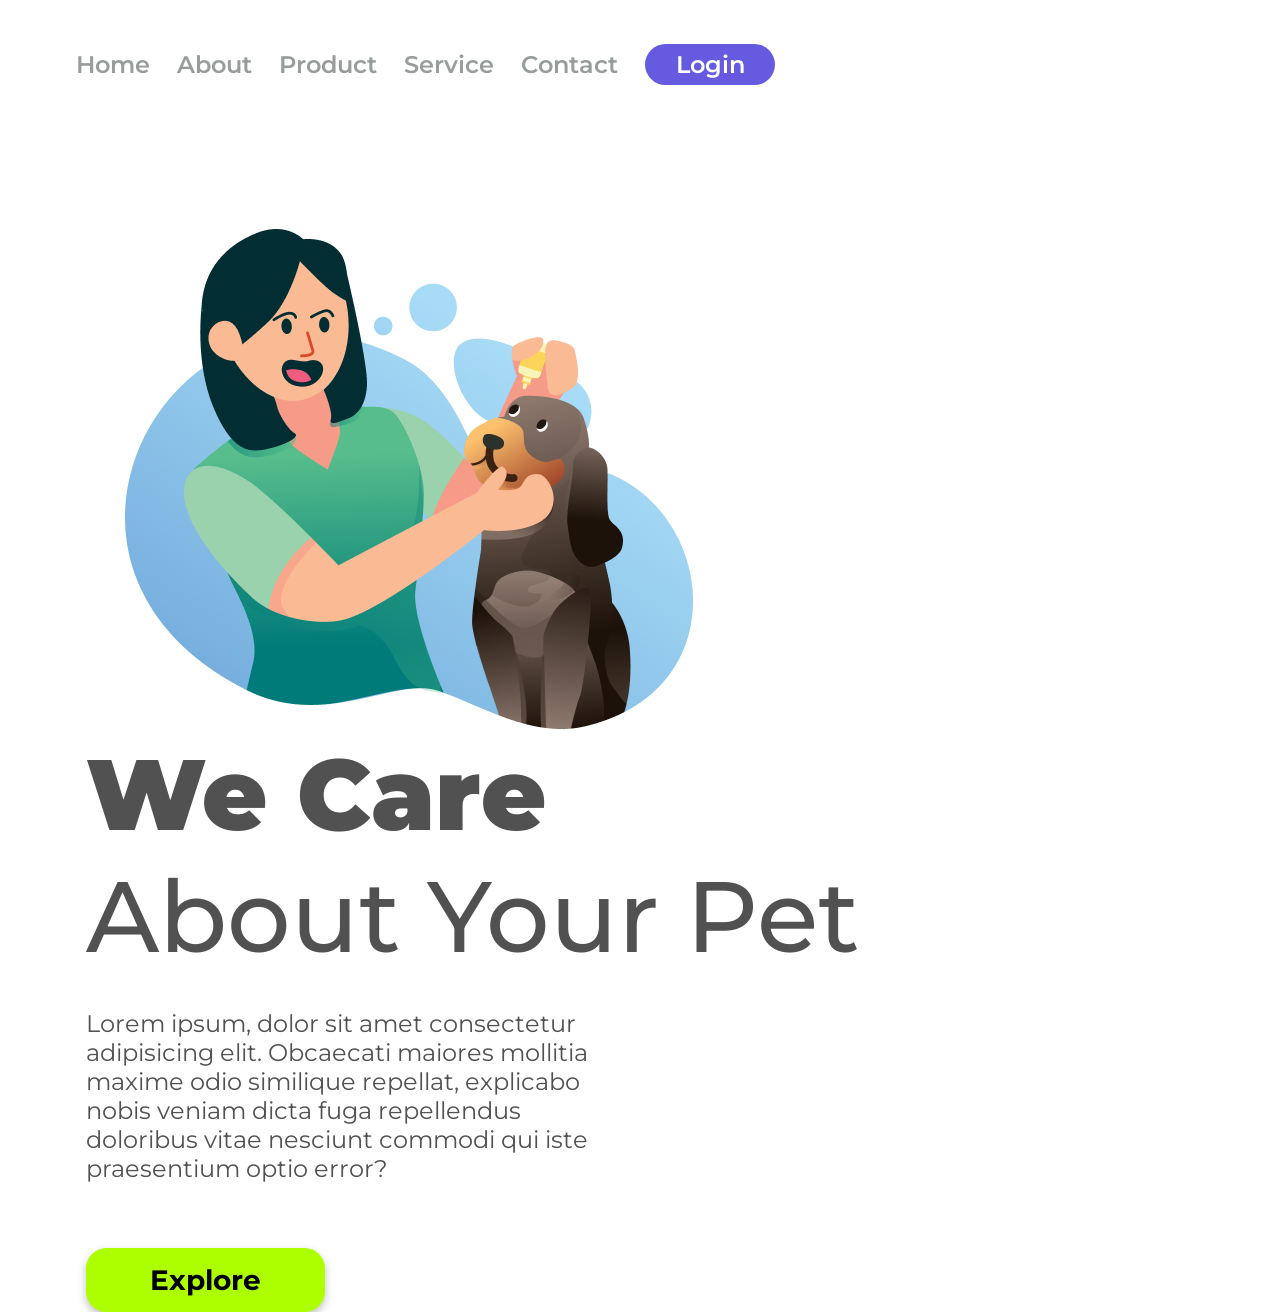
<file: index.html>
<!DOCTYPE html>
<html lang="pt-BR">

<head>
    <meta charset="UTF-8">
    <meta name="viewport" content="width=device-width, initial-scale=1.0">
    <title>We Care</title>
    <link rel="stylesheet" href="style.css">
    <link rel="preconnect" href="https://fonts.googleapis.com">
    <link rel="preconnect" href="https://fonts.gstatic.com" crossorigin>
    <link href="https://fonts.googleapis.com/css2?family=Montserrat:ital,wght@0,100..900;1,100..900&display=swap"
        rel="stylesheet">
</head>

<body>
    <header>
        <a class="link-header">Home</a>
        <a class="link-header">About</a>
        <a class="link-header">Product</a>
        <a class="link-header">Service</a>
        <a class="link-header">Contact</a>
        <button class="button-header">Login</button>
    </header>
    <main>
        <img src="img/Background 2.png" alt="we-care-logo" class="logo-image">

        <div>
            <h1>We Care</h1>
            <h2>About Your Pet</h2>
            <p>Lorem ipsum, dolor sit amet consectetur adipisicing elit. Obcaecati maiores mollitia maxime odio
                similique
                repellat, explicabo nobis veniam dicta fuga repellendus doloribus vitae nesciunt commodi qui iste
                praesentium
                optio error?
            </p>
            <button class="button-main">Explore</button>
        </div>
    </main>
</body>

</html>
</file>
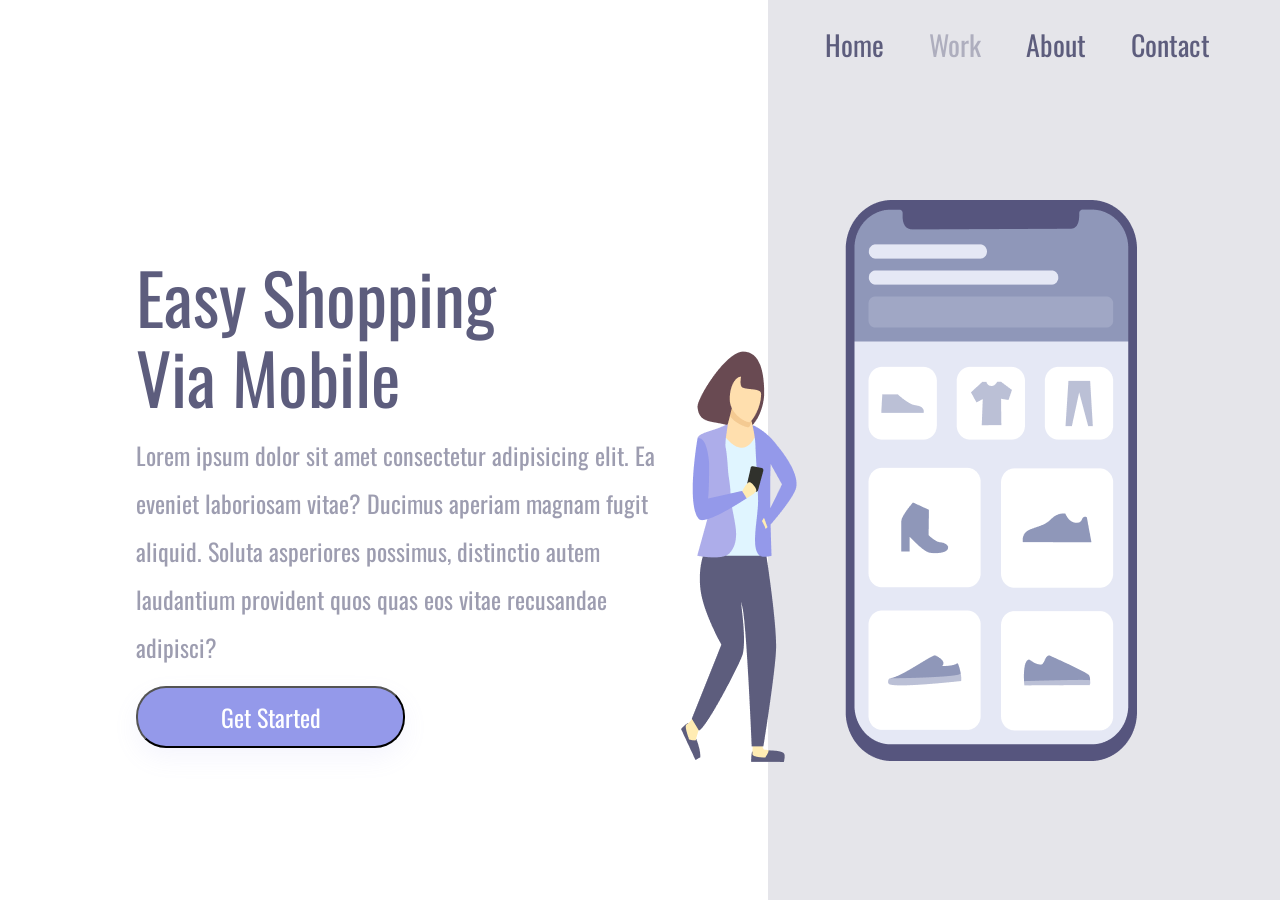
<file: Easy Shopping/index.html>
<!DOCTYPE html>
<html lang="en">

<head>
    <meta charset="UTF-8">
    <meta name="viewport" content="width=device-width, initial-scale=1.0">
    <title>Easy Shopping</title>
    <link rel="stylesheet" href="style.css">
    <link rel="preconnect" href="https://fonts.googleapis.com">
    <link rel="preconnect" href="https://fonts.gstatic.com" crossorigin>
    <link href="https://fonts.googleapis.com/css2?family=Oswald:wght@200..700&display=swap" rel="stylesheet">
</head>

<body>
    <div class="wrapper">
        <section class="container-left">
            <h1>Easy Shopping Via Mobile</h1>
            <p>Lorem ipsum dolor sit amet consectetur adipisicing elit. Ea eveniet laboriosam vitae? Ducimus aperiam
                magnam fugit aliquid. Soluta asperiores possimus, distinctio autem laudantium provident quos quas
                eos vitae recusandae adipisci?</p>
            <button>Get Started</button>
        </section>
        <section class="container-right">
            <header>
                <a>Home</a>
                <a>Work</a>
                <a>About</a>
                <a>Contact</a>
            </header>
            <img src="Illustration-3-3.png" alt="image">
        </section>
    </div>
</body>

</html>
</file>
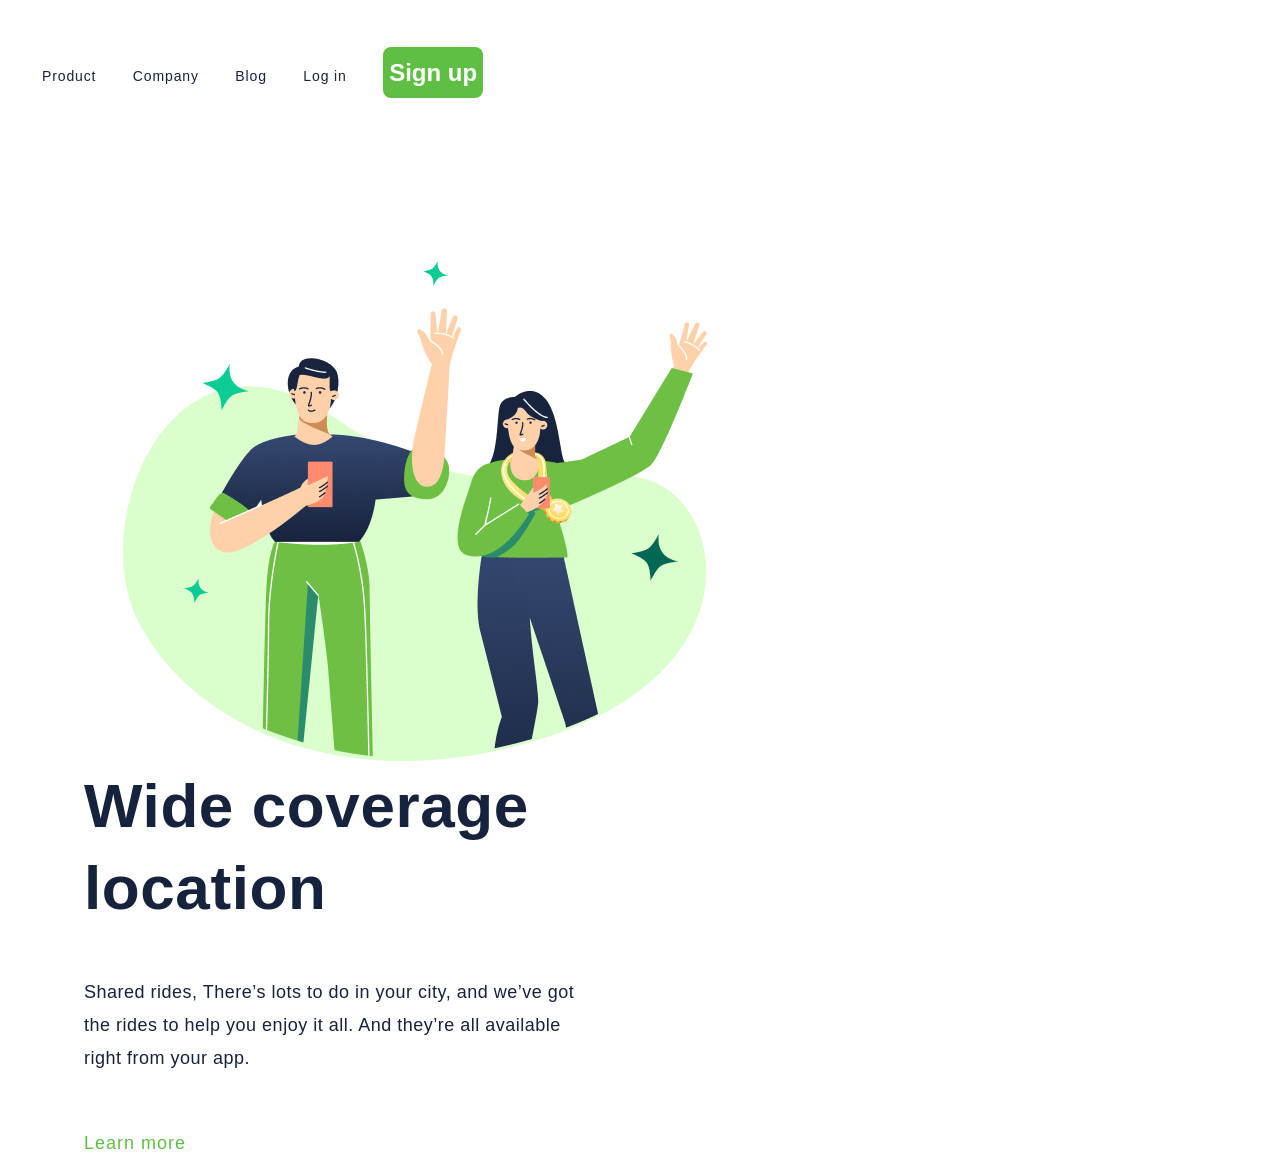
<file: Wide coverage/index.html>
<!DOCTYPE html>
<html lang="pt-BR">

<head>
    <meta charset="UTF-8">
    <meta name="viewport" content="width=device-width, initial-scale=1.0">
    <title>Wide Coverage</title>
    <link rel="stylesheet" href="style.css">
    <link href="https://fonts.googleapis.com/css2?family=Montserrat:ital,wght@0,100..900;1,100..900&display=swap"
        rel="stylesheet">
</head>

<body>
    <header>
        <a class="link-header">Product</a>
        <a class="link-header">Company</a>
        <a class="link-header">Blog</a>
        <a class="link-header">Log in</a>
        <button class="button-header">Sign up</button>
    </header>

    <main>
        <img src="img/logo.png" alt="wide-coverage-image" class="logo-image">
        <div>
            <h1>Wide coverage location</h1>
            <p>Shared rides, There’s lots to do in your city, and we’ve got the rides to help you enjoy it all. And
                they’re all available right from your app.</p>
            <button class="button-main">Learn more</button>
        </div>

    </main>
</body>

</html>
</file>
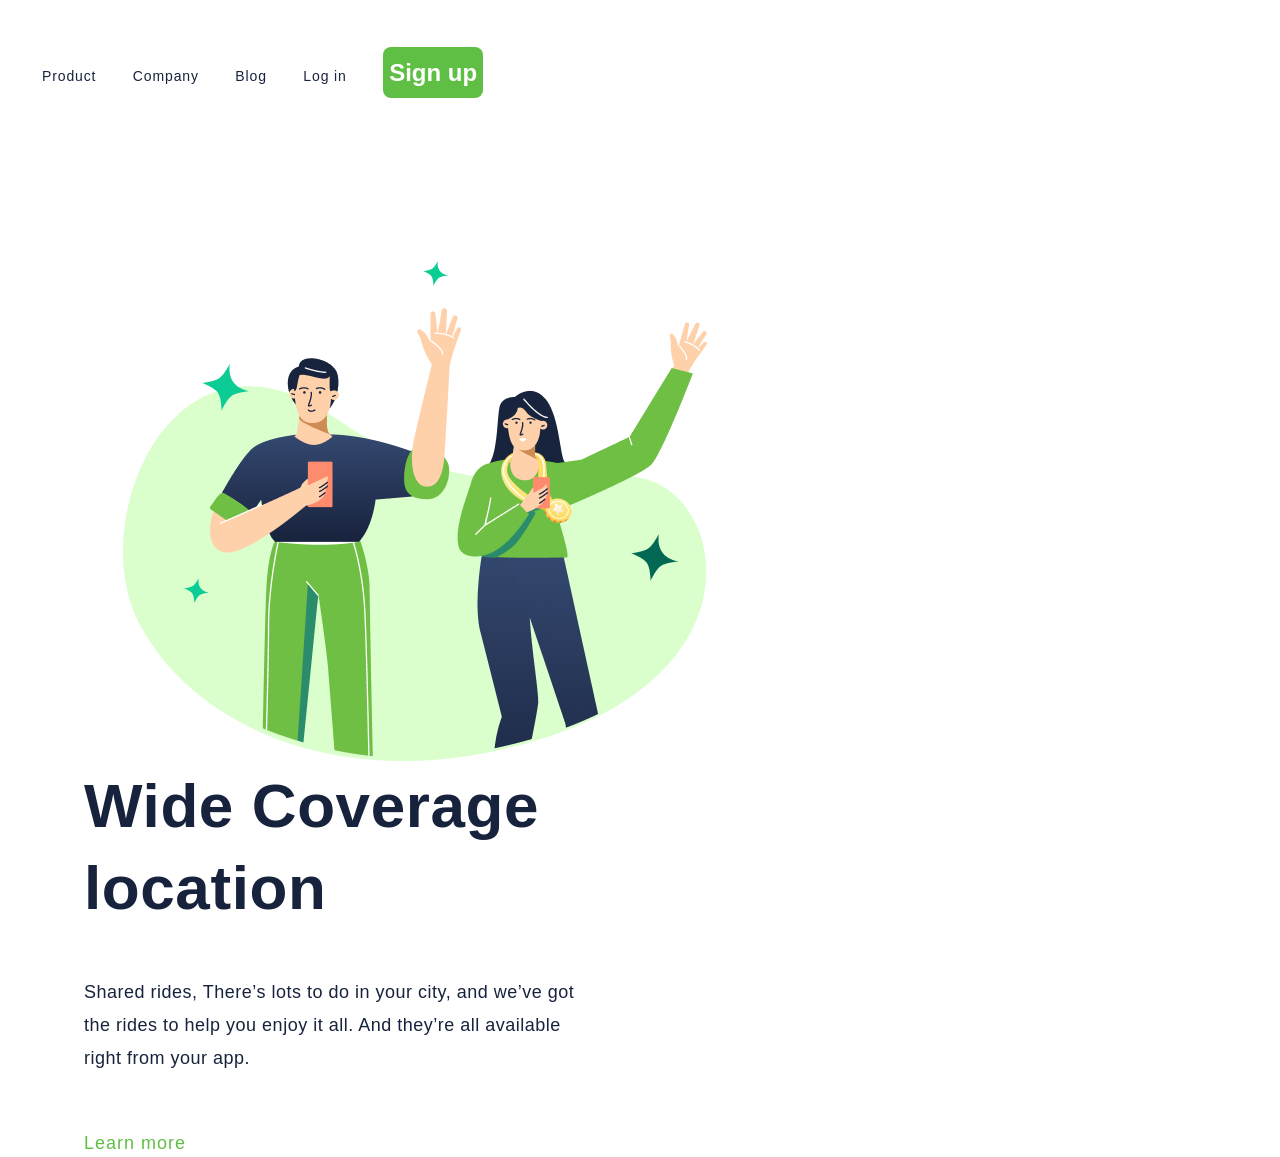
<file: Wide coverage/img/index.html>
<!DOCTYPE html>
<html lang="pt-BR">

<head>
    <meta charset="UTF-8">
    <meta name="viewport" content="width=device-width, initial-scale=1.0">
    <title>Wide Coverage</title>
    <link rel="stylesheet" href="style.css">
    <link href="https://fonts.googleapis.com/css2?family=Montserrat:ital,wght@0,100..900;1,100..900&display=swap"
        rel="stylesheet">
</head>

<body>
    <header>
        <a class="link-header">Product</a>
        <a class="link-header">Company</a>
        <a class="link-header">Blog</a>
        <a class="link-header">Log in</a>
        <button class="button-header">Sign up</button>
    </header>

    <main>
        <img src="/Wide coverage/img/logo.png" alt="wide-coverage-image" class="logo-image">
        <div>
            <h1>Wide Coverage location</h1>
            <p>Shared rides, There’s lots to do in your city, and we’ve got the rides to help you enjoy it all. And
                they’re all available right from your app.</p>
            <button class="button-main">Learn more</button>
        </div>

    </main>
</body>

</html>
</file>
<file: style.css>
* {
    margin: 0;
    padding: 0;
    box-sizing: border-box;
    font-family: 'Montserrat', sans-serif;
}

header {
    margin: 44px 0 144px 76px;
}

.link-header {
    font-weight: 600;
    font-size: 24px;
    line-height: 29px;
    color: #989d9c;
    cursor: pointer;
    margin-right: 23px;
}

.button-header {
    background: #665ae1;
    border-radius: 20.5px;
    width: 130px;
    height: 41px;
    border: none;
    font-weight: 600;
    font-size: 24px;
    line-height: 29px;
    color: white;
    cursor: pointer;
}

.logo-image {
    width: 568px;
    height: 500px;
    margin-left: 125px;
    display: inline-block;
}

div {
    display: inline-block;
    margin-left: 86px;
}

h1 {
    font-weight: 900;
    font-size: 100px;
    line-height: 122px;
    color: #515151;
}

h2 {
    font-weight: 500;
    font-size: 100px;
    line-height: 122px;
    color: #515151;
}

p {
    font-weight: 400;
    font-size: 24px;
    line-height: 29px;
    color: #515151;
    width: 515px;
    margin-top: 32px;
    margin-bottom: 65px;
}

.button-main {
    background: #ADFF00;
    border-radius: 20.5px;
    width: 239px;
    height: 64px;
    border: none;
    cursor: pointer;
    filter: drop-shadow(0px 4px 4px rgba(0, 0, 0, 0.25));
    font-weight: 700;
    font-size: 28px;
    line-height: 34px;
    color: #000000;
}

@media screen and (max-width: 768px) {

    header {
        margin: 20px 0 80px 20px;
    }

    .link-header {
        display: none;
    }

    .button-header {
        width: 100px;
        height: 30px;
        font-size: 18px;
        line-height: 22px;
        margin-left: 65vw;
    }

    .logo-image {
        width: 300px;
        height: auto;
        margin-left: 20px;
    }

    h1 {
        font-size: 50px;
        line-height: 60px;
    }

    h2 {
        font-size: 50px;
        line-height: 60px;
    }

    p {
        font-size: 18px;
        line-height: 22px;
        width: auto;
        margin-top: 20px;
        margin-bottom: 40px;
    }

    .button-main {
        width: 200px;
        height: 50px;
        font-size: 24px;
        line-height: 30px;
    }
}
</file>
<file: Easy Shopping/style.css>
* {
    margin: 0;
    padding: 0;
    box-sizing: border-box;
    font-family: 'Oswald', sans-serif;
    font-weight: 400;
}

.wrapper {
    height: 100vh;
    width: 100vw;
}

.container-left {
    display: inline-block;
    width: 60%;
    margin-top: 20%;
    padding-left: 136px;
}

.container-right {
    display: inline-block;
    background-color: rgba(93,93,125,0.16);
    height: 100vh;
    width: 40%;
    position: absolute;
}

img {
    position: relative;
    top: 15%;
    right: 17%;
}

h1 {
    font-weight: 400;
    width: 368px;
    font-size: 70px;
    line-height: 80px;
    color: #5D5D7D;
}

p {
    font-weight: 400;
    width: 540px;
    font-size: 24px;
    line-height: 48px;
    color: #5D5D7D;
    opacity: 0.6;
    margin: 15px 0;
}

button {
    width: 269px;
    height: 62px;
    background: #9499EA;
    box-shadow: 0px 10px 24px rgba(148,153,234,0.09799959);
    font-size: 24px;
    line-height: 36px;
    text-align: center;
    color: white;
    border-radius: 30px;
    cursor: pointer;
}

button:hover {
    opacity: 0.8;
}

button:active {
    opacity: 0.5;
}

a {
    font-size: 28px;
    line-height: 41px;
    color: #5D5D7D;
    margin-right: 41px;
    cursor: pointer;
}

a:nth-child(2) {
    opacity: 0.4;
}

a:hover {
    opacity: 0.4;
}

a:active {
    opacity: 0.8;
}

header {
    margin: 24px 0 0 57px;
}

@media screen and (max-width: 768px) {
    .container-left {
        width: 100%;
        height: 50%;
        padding: 0;
        margin: 0;
    }

    .container-right {
        display: block;
        height: auto;
        width: 100%;
        position: static;
        padding: 40px;
    }

    img {
        position: static;
        max-width: 90%;
    }

    header {
        display: none;
    }

    h1 {
        font-size: 36px;
        line-height: 52px;
        width: auto;
        margin: 58px 50px 0 50px;
        text-align: center;
    }

    p {
        margin: 15px 40px;
        width: auto;
        text-align: center;
        font-size: 14px;
        line-height: 24px;
    }

    button {
        display: block;
        margin: 0 auto
    }
}
</file>
<file: Wide coverage/style.css>
* {
    margin: 0;
    padding: 0;
    box-sizing: border-box;
    font-family: 'Poppins', sans-serif;
}

header {
    margin: 47px 0 0px 42px;
}

.link-header {
    font-weight: 400;
    font-size: 14px;
    line-height: 21px;
    text-align: center;
    color: #17233d;
    cursor: pointer;
    letter-spacing: 0.875px;
    margin-right: 32px;
}

.button-header {
    background: #5fbf44;
    border-radius: 8px;
    width: 100px;
    height: 51px;
    border: none;
    font-weight: 600;
    font-size: 24px;
    line-height: 29px;
    color: white;
    cursor: pointer;
}

img {
    margin: 163px 0 0 123px;
    display: inline-block;
}

div {
    display: inline-block;
    margin-left: 84px;
    width: 493px;
}

h1 {
    font-weight: 700;
    font-size: 62px;
    line-height: 82px;
    letter-spacing: 0.596154px;
    color: #17233d;
}

p {
    font-weight: 400;
    font-size: 18px;
    line-height: 33px;
    letter-spacing: 0.5px;
    color: #17233d;
    margin-top: 47px;
    margin-bottom: 55px;
}

a {
    text-decoration: none;
    color: #5fbf44;
}

.button-main  {
    font-weight: 500;
    font-size: 18px;
    line-height: 27px;
    letter-spacing: 1px;
    color: #5fbf44;
    cursor: pointer;
    background: transparent;
    border: none;
}

@media screen and (max-width: 768px) {

    header {
        margin: 20px 0 80px 20px;
    }

    .link-header {
        display: none;

    }

    .button-header {
        width: 100px;
        height: 40px;
        font-size: 18px;
        margin-left: 65vw;
    }

    div {
        width: 100%;
        height: 50%;
        padding: 0;
        margin: 0;
    }

    h1 {
        margin-top: 10px;
        line-height:36px;
        font-size: 38px;
        text-align: center;
    }

    p {
        font-size: 26px;
        line-height: 26px;
        text-align: center;
        margin: 30px;
    }

    img {
        width: 90%;
        display: block;
        margin: 0 auto;
        position: static;
    }

    .button-main {
        display: block;
        margin: 0 auto;
    }
}
</file>
<file: Wide coverage/img/style.css>
* {
    margin: 0;
    padding: 0;
    box-sizing: border-box;
    font-family: 'Poppins', sans-serif;
}

header {
    margin: 47px 0 0px 42px;
}

.link-header {
    font-weight: 400;
    font-size: 14px;
    line-height: 21px;
    text-align: center;
    color: #17233d;
    cursor: pointer;
    letter-spacing: 0.875px;
    margin-right: 32px;
}

.button-header {
    background: #5fbf44;
    border-radius: 8px;
    width: 100px;
    height: 51px;
    border: none;
    font-weight: 600;
    font-size: 24px;
    line-height: 29px;
    color: white;
    cursor: pointer;
}

img {
    margin: 163px 0 0 123px;
    display: inline-block;
}

div {
    display: inline-block;
    margin-left: 84px;
    width: 493px;
}

h1 {
    font-weight: 700;
    font-size: 62px;
    line-height: 82px;
    letter-spacing: 0.596154px;
    color: #17233d;
}

p {
    font-weight: 400;
    font-size: 18px;
    line-height: 33px;
    letter-spacing: 0.5px;
    color: #17233d;
    margin-top: 47px;
    margin-bottom: 55px;
}

a {
    text-decoration: none;
    color: #5fbf44;
}

.button-main  {
    font-weight: 500;
    font-size: 18px;
    line-height: 27px;
    letter-spacing: 1px;
    color: #5fbf44;
    cursor: pointer;
    background: transparent;
    border: none;
}

@media screen and (max-width: 768px) {

    header {
        margin: 20px 0 80px 20px;
    }

    .link-header {
        display: none;

    }

    .button-header {
        width: 100px;
        height: 40px;
        font-size: 18px;
        line-height: 22px;
        margin-left: 95vw;
    }

    img {
        
    }
}
</file>
